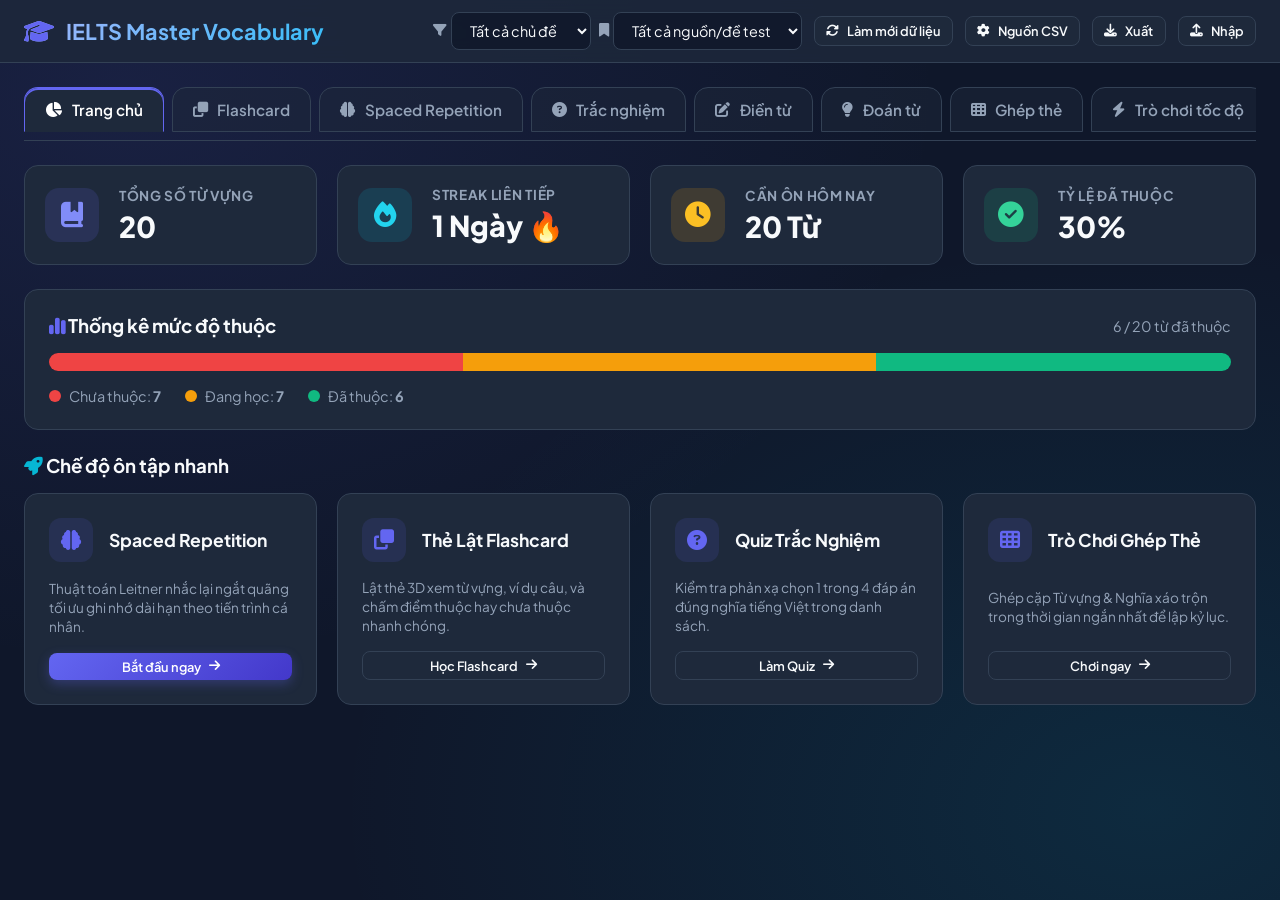
<file: index.html>
<!DOCTYPE html>
<html lang="vi">
<head>
  <meta charset="UTF-8" />
  <meta name="viewport" content="width=device-width, initial-scale=1.0" />
  <title>Hệ Thống Ôn Tập Từ Vựng IELTS - Spaced Repetition & Games</title>
  <!-- Google Fonts -->
  <link rel="preconnect" href="https://fonts.googleapis.com" />
  <link rel="preconnect" href="https://fonts.gstatic.com" crossorigin />
  <link href="https://fonts.googleapis.com/css2?family=Plus+Jakarta+Sans:wght@400;500;600;700;800&family=Space+Grotesk:wght@500;700&display=swap" rel="stylesheet" />
  <!-- FontAwesome Icons CDN -->
  <link rel="stylesheet" href="https://cdnjs.cloudflare.com/ajax/libs/font-awesome/6.5.1/css/all.min.css" />

  <!-- 
  ========================================================================================
  HUỚNG DẪN CHẠY & NHÚNG GOOGLE SHEET CSV:
  ----------------------------------------------------------------------------------------
  1. ĐỂ LẤY LINK CSV TỪ GOOGLE SHEET:
     - Vào Google Sheet từ vựng của bạn -> Chọn File (Tệp) -> Share (Chia sẻ) -> Publish to web (Xuất bản lên web).
     - Trong hộp thoại hiện ra, chọn sheet/tab "TỪ VỰNG" (hoặc tab chứa dữ liệu từ vựng).
     - Chọn định dạng là "Comma-separated values (.csv)".
     - Nhấp "Publish" (Xuất bản) và copy đường link CSV dạng:
       "https://docs.google.com/spreadsheets/d/e/[ID]/pub?gid=[GID]&single=true&output=csv"
     - Dán link này vào ô "Link Google Sheet CSV" ở mục Cấu hình Data trên giao diện web hoặc dán trực tiếp khi ứng dụng hỏi.

  2. XỬ LÝ LỖI CORS KHI MỞ TRỰC TIẾP FILE HTML (file://):
     - Khi mở file HTML trực tiếp bằng double-click, trình duyệt có thể chặn lệnh fetch() do chính sách CORS / file access.
     - NẾU BỊ LỖI FETCH/CORS:
       + Cách 1: Sử dụng Nút "Dán CSV thủ công" trên giao diện để dán trực tiếp nội dung CSV (không bị dính CORS).
       + Cách 2: Chạy trang web qua local server nhỏ:
         * VS Code: Chuột phải vào file index.html -> Chọn "Open with Live Server".
         * Python: Mở Terminal tại thư mục chứa file và gõ: python3 -m http.server 8000 -> Mở http://localhost:8000 trên trình duyệt.
  ========================================================================================
  -->

  <style>
    :root {
      --bg-dark: #0f172a;
      --bg-card: #1e293b;
      --bg-card-hover: #334155;
      --accent-primary: #6366f1;
      --accent-primary-hover: #4f46e5;
      --accent-secondary: #06b6d4;
      --accent-success: #10b981;
      --accent-warning: #f59e0b;
      --accent-danger: #ef4444;
      --text-main: #f8fafc;
      --text-muted: #94a3b8;
      --text-dim: #64748b;
      --border-color: #334155;
      --shadow-glow: 0 0 20px rgba(99, 102, 241, 0.2);
      --radius-sm: 8px;
      --radius-md: 14px;
      --radius-lg: 20px;
      --transition-fast: 0.2s cubic-bezier(0.4, 0, 0.2, 1);
      --transition-normal: 0.35s cubic-bezier(0.4, 0, 0.2, 1);
    }

    * {
      box-sizing: border-box;
      margin: 0;
      padding: 0;
      font-family: 'Plus Jakarta Sans', sans-serif;
      -webkit-tap-highlight-color: transparent;
    }

    body {
      background-color: var(--bg-dark);
      color: var(--text-main);
      min-height: 100vh;
      display: flex;
      flex-direction: column;
      overflow-x: hidden;
      background-image: 
        radial-gradient(at 10% 10%, rgba(99, 102, 241, 0.12) 0px, transparent 50%),
        radial-gradient(at 90% 90%, rgba(6, 182, 212, 0.12) 0px, transparent 50%);
    }

    /* Layout structure */
    header {
      background: rgba(30, 41, 59, 0.85);
      backdrop-filter: blur(12px);
      border-bottom: 1px solid var(--border-color);
      position: sticky;
      top: 0;
      z-index: 100;
      padding: 0.75rem 1.5rem;
    }

    .header-container {
      max-width: 1400px;
      margin: 0 auto;
      display: flex;
      align-items: center;
      justify-content: space-between;
      gap: 1rem;
      flex-wrap: wrap;
    }

    .brand {
      display: flex;
      align-items: center;
      gap: 0.75rem;
      font-family: 'Space Grotesk', sans-serif;
      font-size: 1.35rem;
      font-weight: 700;
      color: #fff;
      background: linear-gradient(135deg, #a5b4fc 0%, #38bdf8 100%);
      -webkit-background-clip: text;
      -webkit-text-fill-color: transparent;
    }

    .brand i {
      -webkit-text-fill-color: var(--accent-primary);
      font-size: 1.5rem;
    }

    .top-controls {
      display: flex;
      align-items: center;
      gap: 0.75rem;
      flex-wrap: wrap;
    }

    /* Select styling */
    select, input, textarea {
      background-color: rgba(15, 23, 42, 0.8);
      color: var(--text-main);
      border: 1px solid var(--border-color);
      border-radius: var(--radius-sm);
      padding: 0.5rem 0.85rem;
      font-size: 0.9rem;
      outline: none;
      transition: var(--transition-fast);
    }

    select:focus, input:focus, textarea:focus {
      border-color: var(--accent-primary);
      box-shadow: 0 0 0 2px rgba(99, 102, 241, 0.25);
    }

    /* Buttons */
    .btn {
      display: inline-flex;
      align-items: center;
      justify-content: center;
      gap: 0.5rem;
      padding: 0.55rem 1.1rem;
      border-radius: var(--radius-sm);
      font-size: 0.9rem;
      font-weight: 600;
      cursor: pointer;
      border: none;
      transition: var(--transition-fast);
      user-select: none;
      white-space: nowrap;
    }

    .btn-primary {
      background: linear-gradient(135deg, var(--accent-primary) 0%, #4338ca 100%);
      color: #fff;
      box-shadow: 0 4px 12px rgba(99, 102, 241, 0.3);
    }

    .btn-primary:hover {
      transform: translateY(-1px);
      box-shadow: 0 6px 16px rgba(99, 102, 241, 0.45);
    }

    .btn-secondary {
      background-color: var(--bg-card);
      color: var(--text-main);
      border: 1px solid var(--border-color);
    }

    .btn-secondary:hover {
      background-color: var(--bg-card-hover);
      border-color: #475569;
    }

    .btn-success {
      background-color: var(--accent-success);
      color: #fff;
    }
    .btn-success:hover { background-color: #059669; }

    .btn-danger {
      background-color: var(--accent-danger);
      color: #fff;
    }
    .btn-danger:hover { background-color: #dc2626; }

    .btn-sm {
      padding: 0.35rem 0.7rem;
      font-size: 0.8rem;
    }

    /* Main Container & Navigation Tabs */
    .app-body {
      max-width: 1400px;
      margin: 0 auto;
      width: 100%;
      padding: 1.5rem;
      flex: 1;
      display: flex;
      flex-direction: column;
      gap: 1.5rem;
    }

    .nav-tabs {
      display: flex;
      gap: 0.5rem;
      overflow-x: auto;
      padding-bottom: 0.5rem;
      scrollbar-width: thin;
      scrollbar-color: var(--border-color) transparent;
      border-bottom: 1px solid var(--border-color);
    }

    .nav-tab {
      display: flex;
      align-items: center;
      gap: 0.6rem;
      padding: 0.75rem 1.25rem;
      background: rgba(30, 41, 59, 0.5);
      border: 1px solid var(--border-color);
      border-radius: var(--radius-md) var(--radius-md) 0 0;
      color: var(--text-muted);
      font-weight: 600;
      font-size: 0.95rem;
      cursor: pointer;
      transition: var(--transition-fast);
      white-space: nowrap;
    }

    .nav-tab:hover {
      color: var(--text-main);
      background: var(--bg-card);
    }

    .nav-tab.active {
      color: #fff;
      background: var(--bg-card);
      border-color: var(--accent-primary);
      border-bottom-color: var(--bg-card);
      box-shadow: inset 0 2px 0 var(--accent-primary);
    }

    /* Tab Contents */
    .tab-content {
      display: none;
      animation: fadeIn 0.3s ease-out;
    }

    .tab-content.active {
      display: block;
    }

    @keyframes fadeIn {
      from { opacity: 0; transform: translateY(6px); }
      to { opacity: 1; transform: translateY(0); }
    }

    /* Dashboard UI */
    .dashboard-grid {
      display: grid;
      grid-template-columns: repeat(auto-fit, minmax(280px, 1fr));
      gap: 1.25rem;
      margin-bottom: 1.5rem;
    }

    .stat-card {
      background: var(--bg-card);
      border: 1px solid var(--border-color);
      border-radius: var(--radius-md);
      padding: 1.25rem;
      display: flex;
      align-items: center;
      gap: 1.25rem;
      position: relative;
      overflow: hidden;
    }

    .stat-icon {
      width: 54px;
      height: 54px;
      border-radius: 14px;
      display: flex;
      align-items: center;
      justify-content: center;
      font-size: 1.6rem;
      flex-shrink: 0;
    }

    .stat-icon.purple { background: rgba(99, 102, 241, 0.15); color: #818cf8; }
    .stat-icon.cyan { background: rgba(6, 182, 212, 0.15); color: #22d3ee; }
    .stat-icon.orange { background: rgba(245, 158, 11, 0.15); color: #fbbf24; }
    .stat-icon.green { background: rgba(16, 185, 129, 0.15); color: #34d399; }

    .stat-info h4 {
      font-size: 0.85rem;
      color: var(--text-muted);
      text-transform: uppercase;
      letter-spacing: 0.05em;
      margin-bottom: 0.25rem;
    }

    .stat-info .stat-value {
      font-size: 1.8rem;
      font-weight: 800;
      color: var(--text-main);
    }

    /* Progress Distribution Bar */
    .progress-section {
      background: var(--bg-card);
      border: 1px solid var(--border-color);
      border-radius: var(--radius-md);
      padding: 1.5rem;
      margin-bottom: 1.5rem;
    }

    .progress-section-header {
      display: flex;
      justify-content: space-between;
      align-items: center;
      margin-bottom: 1rem;
    }

    .progress-bar-container {
      height: 18px;
      width: 100%;
      background: var(--bg-dark);
      border-radius: 999px;
      overflow: hidden;
      display: flex;
      margin-bottom: 1rem;
    }

    .progress-segment {
      height: 100%;
      transition: width 0.5s ease;
    }
    .segment-chua-thuoc { background-color: var(--accent-danger); }
    .segment-dang-hoc { background-color: var(--accent-warning); }
    .segment-da-thuoc { background-color: var(--accent-success); }

    .progress-legend {
      display: flex;
      gap: 1.5rem;
      flex-wrap: wrap;
    }

    .legend-item {
      display: flex;
      align-items: center;
      gap: 0.5rem;
      font-size: 0.9rem;
      color: var(--text-muted);
    }

    .legend-dot {
      width: 12px;
      height: 12px;
      border-radius: 50%;
    }

    /* Quick Launch Grid */
    .quick-launch-grid {
      display: grid;
      grid-template-columns: repeat(auto-fit, minmax(260px, 1fr));
      gap: 1.25rem;
    }

    .launch-card {
      background: var(--bg-card);
      border: 1px solid var(--border-color);
      border-radius: var(--radius-md);
      padding: 1.5rem;
      cursor: pointer;
      transition: var(--transition-normal);
      display: flex;
      flex-direction: column;
      justify-content: space-between;
      gap: 1rem;

    }

    .launch-card:hover {
      transform: translateY(-4px);
      border-color: var(--accent-primary);
      box-shadow: var(--shadow-glow);
    }

    .launch-card-header {
      display: flex;
      align-items: center;
      gap: 1rem;
    }

    .launch-card-icon {
      width: 44px;
      height: 44px;
      border-radius: 12px;
      background: rgba(99, 102, 241, 0.12);
      color: var(--accent-primary);
      display: flex;
      align-items: center;
      justify-content: center;
      font-size: 1.25rem;
    }

    .launch-card-title {
      font-size: 1.1rem;
      font-weight: 700;
    }

    .launch-card-desc {
      font-size: 0.85rem;
      color: var(--text-muted);
      line-height: 1.4;
    }

    /* FLASHCARD MODE */
    .flashcard-wrapper {
      max-width: 650px;
      margin: 0 auto;
      display: flex;
      flex-direction: column;
      align-items: center;
      gap: 1.5rem;
    }

    .card-perspective {
      perspective: 1000px;
      width: 100%;
      height: 380px;
      cursor: pointer;
    }

    .flashcard-inner {
      width: 100%;
      height: 100%;
      position: relative;
      transform-style: preserve-3d;
      transition: transform 0.6s cubic-bezier(0.4, 0, 0.2, 1);
      border-radius: var(--radius-lg);
    }

    .flashcard-inner.flipped {
      transform: rotateY(180deg);
    }

    .card-face {
      position: absolute;
      width: 100%;
      height: 100%;
      backface-visibility: hidden;
      border-radius: var(--radius-lg);
      border: 1px solid var(--border-color);
      background: var(--bg-card);
      padding: 2rem;
      display: flex;
      flex-direction: column;
      justify-content: space-between;
      align-items: center;
      text-align: center;
      box-shadow: 0 10px 30px rgba(0, 0, 0, 0.3);
    }

    .card-face-front {
      background: linear-gradient(145deg, #1e293b 0%, #0f172a 100%);
    }

    .card-face-back {
      transform: rotateY(180deg);
      background: linear-gradient(145deg, #1e293b 0%, #172554 100%);
      border-color: #3b82f6;
    }

    .card-topic-tag {
      padding: 0.35rem 0.85rem;
      background: rgba(99, 102, 241, 0.15);
      color: #a5b4fc;
      border-radius: 999px;
      font-size: 0.8rem;
      font-weight: 600;
      text-transform: uppercase;
      letter-spacing: 0.05em;
    }

    .card-word {
      font-size: 2.4rem;
      font-weight: 800;
      color: #fff;
      font-family: 'Space Grotesk', sans-serif;
    }

    .card-meaning {
      font-size: 1.6rem;
      font-weight: 700;
      color: #38bdf8;
      margin-bottom: 0.75rem;
    }

    .card-example {
      font-style: italic;
      color: var(--text-muted);
      font-size: 1.05rem;
      line-height: 1.5;
      background: rgba(15, 23, 42, 0.5);
      padding: 0.85rem;
      border-radius: var(--radius-sm);
      width: 100%;
    }

    .card-source {
      font-size: 0.8rem;
      color: var(--text-dim);
    }

    .flashcard-actions {
      display: flex;
      gap: 1rem;
      width: 100%;
      max-width: 500px;
    }

    .flashcard-actions .btn {
      flex: 1;
      padding: 0.85rem;
      font-size: 1rem;
    }

    /* QUIZ & FILL BLANK & GAMES COMMON COMPONENTS */
    .game-box {
      max-width: 750px;
      margin: 0 auto;
      background: var(--bg-card);
      border: 1px solid var(--border-color);
      border-radius: var(--radius-lg);
      padding: 2rem;
      display: flex;
      flex-direction: column;
      gap: 1.5rem;
    }

    .game-header {
      display: flex;
      justify-content: space-between;
      align-items: center;
      border-bottom: 1px solid var(--border-color);
      padding-bottom: 1rem;
    }

    .options-grid {
      display: grid;
      grid-template-columns: 1fr;
      gap: 0.85rem;
    }

    @media (min-width: 600px) {
      .options-grid {
        grid-template-columns: 1fr 1fr;
      }
    }

    .option-btn {
      background: rgba(15, 23, 42, 0.6);
      border: 1.5px solid var(--border-color);
      border-radius: var(--radius-md);
      padding: 1.1rem;
      color: var(--text-main);
      font-size: 1rem;
      font-weight: 600;
      text-align: left;
      cursor: pointer;
      transition: var(--transition-fast);
    }

    .option-btn:hover {
      border-color: var(--accent-primary);
      background: rgba(99, 102, 241, 0.1);
    }

    .option-btn.correct {
      background: rgba(16, 185, 129, 0.2) !important;
      border-color: var(--accent-success) !important;
      color: #34d399 !important;
    }

    .option-btn.wrong {
      background: rgba(239, 68, 68, 0.2) !important;
      border-color: var(--accent-danger) !important;
      color: #f87171 !important;
    }

    /* MATCHING GAME GRID */
    .matching-grid {
      display: grid;
      grid-template-columns: repeat(auto-fill, minmax(140px, 1fr));
      gap: 0.85rem;
    }

    .matching-card {
      background: rgba(15, 23, 42, 0.8);
      border: 1.5px solid var(--border-color);
      border-radius: var(--radius-md);
      height: 100px;
      display: flex;
      align-items: center;
      justify-content: center;
      text-align: center;
      padding: 0.75rem;
      font-size: 0.95rem;
      font-weight: 600;
      cursor: pointer;
      user-select: none;
      transition: var(--transition-fast);
    }

    .matching-card:hover {
      border-color: var(--accent-secondary);
      transform: scale(1.02);
    }

    .matching-card.selected {
      border-color: var(--accent-primary);
      background: rgba(99, 102, 241, 0.25);
      box-shadow: var(--shadow-glow);
    }

    .matching-card.matched {
      visibility: hidden;
      opacity: 0;
      pointer-events: none;
    }

    /* Modal dialog styling */
    .modal-overlay {
      position: fixed;
      top: 0;
      left: 0;
      width: 100%;
      height: 100%;
      background: rgba(15, 23, 42, 0.8);
      backdrop-filter: blur(8px);
      display: flex;
      align-items: center;
      justify-content: center;
      z-index: 999;
      opacity: 0;
      pointer-events: none;
      transition: opacity 0.3s ease;
    }

    .modal-overlay.active {
      opacity: 1;
      pointer-events: auto;
    }

    .modal-box {
      background: var(--bg-card);
      border: 1px solid var(--border-color);
      border-radius: var(--radius-lg);
      width: 90%;
      max-width: 600px;
      padding: 2rem;
      display: flex;
      flex-direction: column;
      gap: 1.25rem;
      box-shadow: 0 20px 40px rgba(0, 0, 0, 0.5);
    }

    .modal-header {
      display: flex;
      justify-content: space-between;
      align-items: center;
      border-bottom: 1px solid var(--border-color);
      padding-bottom: 0.75rem;
    }

    .modal-close {
      cursor: pointer;
      color: var(--text-muted);
      font-size: 1.25rem;
    }

    .modal-close:hover { color: #fff; }

    /* Badge Tags */
    .badge {
      display: inline-block;
      padding: 0.25rem 0.6rem;
      border-radius: 999px;
      font-size: 0.75rem;
      font-weight: 700;
    }
    .badge-chua-thuoc { background: rgba(239, 68, 68, 0.2); color: #f87171; border: 1px solid rgba(239, 68, 68, 0.3); }
    .badge-dang-hoc { background: rgba(245, 158, 11, 0.2); color: #fbbf24; border: 1px solid rgba(245, 158, 11, 0.3); }
    .badge-da-thuoc { background: rgba(16, 185, 129, 0.2); color: #34d399; border: 1px solid rgba(16, 185, 129, 0.3); }

    /* Responsive Mobile adjustments */
    @media (max-width: 768px) {
      .header-container { flex-direction: column; align-items: stretch; }
      .top-controls { justify-content: space-between; }
      .flashcard-wrapper { max-width: 100%; }
      .card-perspective { height: 340px; }
      .card-word { font-size: 1.8rem; }
      .card-meaning { font-size: 1.3rem; }
    }
  </style>
</head>
<body>

  <!-- HEADER -->
  <header>
    <div class="header-container">
      <div class="brand">
        <i class="fa-solid fa-graduation-cap"></i>
        <span>IELTS Master Vocabulary</span>
      </div>

      <div class="top-controls">
        <!-- Dual Filters: Topic & Source/Test -->
        <div style="display: flex; align-items: center; gap: 0.5rem; flex-wrap: wrap;">
          <div style="display: flex; align-items: center; gap: 0.3rem;">
            <i class="fa-solid fa-filter" style="color: var(--text-muted); font-size: 0.85rem;"></i>
            <select id="globalTopicFilter" title="Lọc theo Chủ đề">
              <option value="ALL">Tất cả chủ đề</option>
            </select>
          </div>
          <div style="display: flex; align-items: center; gap: 0.3rem;">
            <i class="fa-solid fa-bookmark" style="color: var(--text-muted); font-size: 0.85rem;"></i>
            <select id="globalSourceFilter" title="Lọc theo Nguồn/Đề Test">
              <option value="ALL">Tất cả nguồn/đề test</option>
            </select>
          </div>
        </div>

        <!-- Sync & Refresh -->
        <button class="btn btn-secondary btn-sm" id="btnRefreshData" title="Tải lại từ Google Sheet">
          <i class="fa-solid fa-rotate"></i> Làm mới dữ liệu
        </button>

        <button class="btn btn-secondary btn-sm" id="btnOpenConfig" title="Cấu hình Google Sheet / Backup CSV">
          <i class="fa-solid fa-gear"></i> Nguồn CSV
        </button>

        <!-- Data Import/Export -->
        <button class="btn btn-secondary btn-sm" id="btnExportProgress" title="Xuất tiến độ học (JSON)">
          <i class="fa-solid fa-download"></i> Xuất
        </button>
        <button class="btn btn-secondary btn-sm" id="btnImportProgress" title="Nhập tiến độ học (JSON)">
          <i class="fa-solid fa-upload"></i> Nhập
        </button>
        <input type="file" id="importFileInput" accept=".json" style="display: none;" />
      </div>
    </div>
  </header>

  <!-- MAIN APPLICATION BODY -->
  <div class="app-body">

    <!-- NAVIGATION TABS -->
    <div class="nav-tabs">
      <div class="nav-tab active" data-tab="tab-dashboard">
        <i class="fa-solid fa-chart-pie"></i> Trang chủ
      </div>
      <div class="nav-tab" data-tab="tab-flashcard">
        <i class="fa-solid fa-clone"></i> Flashcard
      </div>
      <div class="nav-tab" data-tab="tab-srs">
        <i class="fa-solid fa-brain"></i> Spaced Repetition
      </div>
      <div class="nav-tab" data-tab="tab-quiz">
        <i class="fa-solid fa-circle-question"></i> Trắc nghiệm
      </div>
      <div class="nav-tab" data-tab="tab-fillblank">
        <i class="fa-solid fa-pen-to-square"></i> Điền từ
      </div>
      <div class="nav-tab" data-tab="tab-context">
        <i class="fa-solid fa-lightbulb"></i> Đoán từ
      </div>
      <div class="nav-tab" data-tab="tab-matching">
        <i class="fa-solid fa-table-cells"></i> Ghép thẻ
      </div>
      <div class="nav-tab" data-tab="tab-rush">
        <i class="fa-solid fa-bolt"></i> Trò chơi tốc độ
      </div>
    </div>

    <!-- TAB 1: DASHBOARD -->
    <div id="tab-dashboard" class="tab-content active">
      <div class="dashboard-grid">
        <div class="stat-card">
          <div class="stat-icon purple"><i class="fa-solid fa-book-bookmark"></i></div>
          <div class="stat-info">
            <h4>Tổng số từ vựng</h4>
            <div class="stat-value" id="statTotalWords">0</div>
          </div>
        </div>

        <div class="stat-card">
          <div class="stat-icon cyan"><i class="fa-solid fa-fire"></i></div>
          <div class="stat-info">
            <h4>Streak Liên Tiếp</h4>
            <div class="stat-value" id="statStreak">1 Ngày</div>
          </div>
        </div>

        <div class="stat-card">
          <div class="stat-icon orange"><i class="fa-solid fa-clock"></i></div>
          <div class="stat-info">
            <h4>Cần ôn hôm nay</h4>
            <div class="stat-value" id="statDueToday">0 Từ</div>
          </div>
        </div>

        <div class="stat-card">
          <div class="stat-icon green"><i class="fa-solid fa-circle-check"></i></div>
          <div class="stat-info">
            <h4>Tỷ lệ đã thuộc</h4>
            <div class="stat-value" id="statMasteryPercent">0%</div>
          </div>
        </div>
      </div>

      <!-- Mastery Level Distribution Progress Section -->
      <div class="progress-section">
        <div class="progress-section-header">
          <h3><i class="fa-solid fa-chart-simple" style="color: var(--accent-primary);"></i> Thống kê mức độ thuộc</h3>
          <span id="progressSummaryText" style="font-size: 0.9rem; color: var(--text-muted);">0 / 0 từ</span>
        </div>
        
        <div class="progress-bar-container">
          <div id="barChuaThuoc" class="progress-segment segment-chua-thuoc" style="width: 33%" title="Chưa thuộc"></div>
          <div id="barDangHoc" class="progress-segment segment-dang-hoc" style="width: 33%" title="Đang học"></div>
          <div id="barDaThuoc" class="progress-segment segment-da-thuoc" style="width: 34%" title="Đã thuộc"></div>
        </div>

        <div class="progress-legend">
          <div class="legend-item">
            <div class="legend-dot" style="background-color: var(--accent-danger);"></div>
            <span>Chưa thuộc: <strong id="cntChuaThuoc">0</strong></span>
          </div>
          <div class="legend-item">
            <div class="legend-dot" style="background-color: var(--accent-warning);"></div>
            <span>Đang học: <strong id="cntDangHoc">0</strong></span>
          </div>
          <div class="legend-item">
            <div class="legend-dot" style="background-color: var(--accent-success);"></div>
            <span>Đã thuộc: <strong id="cntDaThuoc">0</strong></span>
          </div>
        </div>
      </div>

      <!-- Quick Launch Options -->
      <h3 style="margin-bottom: 1rem;"><i class="fa-solid fa-rocket" style="color: var(--accent-secondary);"></i> Chế độ ôn tập nhanh</h3>
      <div class="quick-launch-grid">
        <div class="launch-card" onclick="switchTab('tab-srs')">
          <div class="launch-card-header">
            <div class="launch-card-icon"><i class="fa-solid fa-brain"></i></div>
            <div class="launch-card-title">Spaced Repetition</div>
          </div>
          <div class="launch-card-desc">Thuật toán Leitner nhắc lại ngắt quãng tối ưu ghi nhớ dài hạn theo tiến trình cá nhân.</div>
          <button class="btn btn-primary btn-sm">Bắt đầu ngay <i class="fa-solid fa-arrow-right"></i></button>
        </div>

        <div class="launch-card" onclick="switchTab('tab-flashcard')">
          <div class="launch-card-header">
            <div class="launch-card-icon"><i class="fa-solid fa-clone"></i></div>
            <div class="launch-card-title">Thẻ Lật Flashcard</div>
          </div>
          <div class="launch-card-desc">Lật thẻ 3D xem từ vựng, ví dụ câu, và chấm điểm thuộc hay chưa thuộc nhanh chóng.</div>
          <button class="btn btn-secondary btn-sm">Học Flashcard <i class="fa-solid fa-arrow-right"></i></button>
        </div>

        <div class="launch-card" onclick="switchTab('tab-quiz')">
          <div class="launch-card-header">
            <div class="launch-card-icon"><i class="fa-solid fa-circle-question"></i></div>
            <div class="launch-card-title">Quiz Trắc Nghiệm</div>
          </div>
          <div class="launch-card-desc">Kiểm tra phản xạ chọn 1 trong 4 đáp án đúng nghĩa tiếng Việt trong danh sách.</div>
          <button class="btn btn-secondary btn-sm">Làm Quiz <i class="fa-solid fa-arrow-right"></i></button>
        </div>

        <div class="launch-card" onclick="switchTab('tab-matching')">
          <div class="launch-card-header">
            <div class="launch-card-icon"><i class="fa-solid fa-table-cells"></i></div>
            <div class="launch-card-title">Trò Chơi Ghép Thẻ</div>
          </div>
          <div class="launch-card-desc">Ghép cặp Từ vựng & Nghĩa xáo trộn trong thời gian ngắn nhất để lập kỷ lục.</div>
          <button class="btn btn-secondary btn-sm">Chơi ngay <i class="fa-solid fa-arrow-right"></i></button>
        </div>
      </div>
    </div>

    <!-- TAB 2: FLASHCARD -->
    <div id="tab-flashcard" class="tab-content">
      <div class="flashcard-wrapper">
        <!-- Controls -->
        <div style="display: flex; gap: 0.75rem; width: 100%; justify-content: space-between; align-items: center;">
          <div style="display: flex; gap: 0.5rem; align-items: center;">
            <select id="fcFilterLevel">
              <option value="ALL">Tất cả mức độ</option>
              <option value="0">Chưa thuộc</option>
              <option value="1">Đang học</option>
              <option value="2">Đã thuộc</option>
            </select>
          </div>
          <div id="fcProgressCounter" style="font-weight: 700; color: var(--text-muted); font-size: 0.95rem;">
            Thẻ 1 / 10
          </div>
          <button class="btn btn-secondary btn-sm" id="btnFcShuffle"><i class="fa-solid fa-shuffle"></i> Xáo trộn</button>
        </div>

        <!-- 3D Card -->
        <div class="card-perspective">
          <div class="flashcard-inner" id="flashcardInner" onclick="toggleFlashcardFlip()">
            <div class="card-face card-face-front">
              <span class="card-topic-tag" id="fcFrontTopic">CHỦ ĐỀ</span>
              <div>
                <div class="card-word" id="fcFrontWord">Word</div>
                <div style="margin-top: 1rem; color: var(--text-dim); font-size: 0.85rem;">(Bấm/click thẻ hoặc gõ Spacebar để xem nghĩa)</div>
              </div>
              <span class="badge" id="fcFrontBadge">Chưa thuộc</span>
            </div>

            <div class="card-face card-face-back">
              <div style="width: 100%;">
                <div class="card-meaning" id="fcBackMeaning">Nghĩa tiếng Việt</div>
                <div class="card-example" id="fcBackExample">Ví dụ câu trong bài</div>
              </div>
              <div class="card-source" id="fcBackSource">Nguồn: Đề mẫu</div>
            </div>
          </div>
        </div>

        <!-- Rating Actions -->
        <div class="flashcard-actions">
          <button class="btn btn-danger" onclick="rateFlashcard(false)">
            <i class="fa-solid fa-xmark"></i> Chưa nhớ (Giữ/Hạ bậc)
          </button>
          <button class="btn btn-success" onclick="rateFlashcard(true)">
            <i class="fa-solid fa-check"></i> Nhớ tốt (+1 Bậc thuộc)
          </button>
        </div>
      </div>
    </div>

    <!-- TAB 3: SPACED REPETITION (SRS) -->
    <div id="tab-srs" class="tab-content">
      <div class="game-box">
        <div class="game-header">
          <h3><i class="fa-solid fa-brain" style="color: var(--accent-primary);"></i> Spaced Repetition (Leitner Box)</h3>
          <span id="srsCounter" style="font-weight: 700; color: var(--accent-secondary);">0 từ cần ôn</span>
        </div>

        <div id="srsContent">
          <!-- SRS Word View -->
          <div style="text-align: center; padding: 1.5rem 0;" id="srsWordView">
            <span class="card-topic-tag" id="srsTopic">Topic</span>
            <h2 id="srsWordDisplay" style="font-size: 2.5rem; margin: 1rem 0; color: #fff;">Target Word</h2>
            <button class="btn btn-primary" id="btnSrsReveal" onclick="revealSrsAnswer()">
              <i class="fa-solid fa-eye"></i> Hiện đáp án & ví dụ
            </button>
          </div>

          <!-- Revealed Details -->
          <div id="srsAnswerView" style="display: none; flex-direction: column; gap: 1rem; border-top: 1px solid var(--border-color); padding-top: 1.25rem;">
            <div>
              <h4 style="color: var(--text-muted); font-size: 0.85rem;">NGHĨA CỦA TỪ:</h4>
              <p id="srsMeaningDisplay" style="font-size: 1.5rem; font-weight: 700; color: #38bdf8;"></p>
            </div>
            <div>
              <h4 style="color: var(--text-muted); font-size: 0.85rem;">VÍ DỤ CÂU:</h4>
              <p id="srsExampleDisplay" style="font-style: italic; color: #e2e8f0; background: rgba(15, 23, 42, 0.6); padding: 0.75rem; border-radius: var(--radius-sm);"></p>
            </div>
            
            <h4 style="color: var(--text-muted); font-size: 0.85rem; margin-top: 0.5rem;">ĐÁNH GIÁ MỨC ĐỘ GHI NHỚ:</h4>
            <div style="display: flex; gap: 0.75rem; flex-wrap: wrap;">
              <button class="btn btn-danger" style="flex: 1;" onclick="submitSrsGrade(0)">
                Quên hẳn (Ôn lại ngay)
              </button>
              <button class="btn btn-secondary" style="flex: 1;" onclick="submitSrsGrade(1)">
                Khó nhớ (Nhắc lại sớm)
              </button>
              <button class="btn btn-success" style="flex: 1;" onclick="submitSrsGrade(2)">
                Thuộc lau (Giãn cách xa)
              </button>
            </div>
          </div>
        </div>
      </div>
    </div>

    <!-- TAB 4: QUIZ TRẮC NGHIỆM -->
    <div id="tab-quiz" class="tab-content">
      <div class="game-box">
        <div class="game-header">
          <h3><i class="fa-solid fa-circle-question" style="color: var(--accent-primary);"></i> Quiz Trắc Nghiệm Nghĩa</h3>
          <span id="quizCounter" style="font-weight: 700; color: var(--text-muted);">Câu 1 / 10</span>
        </div>

        <div id="quizQuestionArea">
          <div style="margin-bottom: 1.5rem; text-align: center;">
            <span class="card-topic-tag" id="quizTopic">TOPIC</span>
            <h2 id="quizWord" style="font-size: 2.2rem; margin: 0.8rem 0; color: #fff;">Word Prompt</h2>
            <p style="color: var(--text-muted); font-size: 0.95rem;">Chọn nghĩa đúng nhất tiếng Việt của từ trên:</p>
          </div>

          <div class="options-grid" id="quizOptions">
            <!-- 4 Multiple choice options generated via JS -->
          </div>
        </div>

        <!-- End Result Screen -->
        <div id="quizResultArea" style="display: none; text-align: center; padding: 1.5rem 0;">
          <i class="fa-solid fa-trophy" style="font-size: 3.5rem; color: #fbbf24; margin-bottom: 1rem;"></i>
          <h2>Hoàn thành bài Quiz!</h2>
          <p id="quizScoreText" style="font-size: 1.5rem; font-weight: 800; color: #38bdf8; margin: 0.5rem 0;"></p>
          <div id="quizWrongList" style="text-align: left; background: rgba(15, 23, 42, 0.6); padding: 1rem; border-radius: var(--radius-md); margin: 1rem 0; max-height: 200px; overflow-y: auto;">
            <!-- Wrong words list -->
          </div>
          <button class="btn btn-primary" onclick="startQuizGame()"><i class="fa-solid fa-rotate-right"></i> Làm lại lượt mới</button>
        </div>
      </div>
    </div>

    <!-- TAB 5: ĐIỀN TỪ VÀO CHỖ TRỐNG -->
    <div id="tab-fillblank" class="tab-content">
      <div class="game-box">
        <div class="game-header">
          <h3><i class="fa-solid fa-pen-to-square" style="color: var(--accent-secondary);"></i> Điền từ vào chỗ trống</h3>
          <span id="fillCounter" style="font-weight: 700; color: var(--text-muted);">Đúng: 0</span>
        </div>

        <div id="fillArea">
          <div style="margin-bottom: 1.25rem;">
            <span class="card-topic-tag" id="fillTopic">Chủ đề</span>
            <p id="fillSentence" style="font-size: 1.25rem; font-weight: 600; line-height: 1.6; margin-top: 0.75rem; color: #f1f5f9; background: rgba(15, 23, 42, 0.7); padding: 1.25rem; border-radius: var(--radius-md); border-left: 4px solid var(--accent-secondary);"></p>
            <p id="fillMeaningHint" style="color: var(--text-muted); font-size: 0.9rem; margin-top: 0.5rem; font-style: italic;"></p>
          </div>

          <div style="display: flex; gap: 0.75rem; margin-bottom: 1rem;">
            <input type="text" id="fillInput" placeholder="Gõ từ chính xác vào đây..." style="flex: 1; font-size: 1.1rem; padding: 0.75rem 1rem;" autocomplete="off" />
            <button class="btn btn-secondary" id="btnFillHint" onclick="showFillHint()"><i class="fa-solid fa-lightbulb"></i> Gợi ý</button>
          </div>

          <div id="fillFeedback" style="font-weight: 700; min-height: 24px; font-size: 0.95rem;"></div>

          <button class="btn btn-primary" id="btnFillSubmit" style="width: 100%; margin-top: 0.5rem;" onclick="checkFillAnswer()">
            Kiểm tra đáp án <i class="fa-solid fa-paper-plane"></i>
          </button>
        </div>
      </div>
    </div>

    <!-- TAB 6: ĐOÁN TỪ QUA NGỮ CẢNH -->
    <div id="tab-context" class="tab-content">
      <div class="game-box">
        <div class="game-header">
          <h3><i class="fa-solid fa-lightbulb" style="color: var(--accent-warning);"></i> Đoán Từ Qua Ngữ Cảnh</h3>
          <span id="ctxAttemptText" style="font-weight: 700; color: var(--accent-warning);">Còn 3 lượt đoán</span>
        </div>

        <div id="contextArea">
          <span class="card-topic-tag" id="ctxTopic">Topic</span>
          
          <div style="background: rgba(15, 23, 42, 0.7); padding: 1.25rem; border-radius: var(--radius-md); margin: 1rem 0; font-size: 1.2rem; line-height: 1.6;">
            <p id="ctxSentence"></p>
          </div>

          <!-- Hints List -->
          <div style="background: rgba(245, 158, 11, 0.1); border: 1px dashed var(--accent-warning); border-radius: var(--radius-md); padding: 1rem; margin-bottom: 1.25rem;" id="ctxHintBox">
            <h4 style="font-size: 0.85rem; color: #fbbf24; margin-bottom: 0.4rem;">GỢI Ý HIỆN CÓ:</h4>
            <div id="ctxHintText" style="font-size: 1.1rem; font-weight: 700; letter-spacing: 2px;"></div>
          </div>

          <div style="display: flex; gap: 0.75rem;">
            <input type="text" id="ctxInput" placeholder="Đoán từ..." style="flex: 1; font-size: 1.05rem;" autocomplete="off" />
            <button class="btn btn-primary" onclick="submitContextGuess()">Đoán</button>
          </div>
          <div id="ctxFeedback" style="margin-top: 0.75rem; font-weight: 700;"></div>
        </div>
      </div>
    </div>

    <!-- TAB 7: TRÒ CHƠI GHÉP THẺ -->
    <div id="tab-matching" class="tab-content">
      <div class="game-box" style="max-width: 900px;">
        <div class="game-header">
          <h3><i class="fa-solid fa-table-cells" style="color: var(--accent-secondary);"></i> Trò Chơi Ghép Thẻ Memory</h3>
          <div style="display: flex; gap: 1.5rem; font-weight: 700; font-size: 0.95rem;">
            <span>Thời gian: <span id="matchTimer" style="color: #38bdf8;">00:00</span></span>
            <span>Số lần sai: <span id="matchErrors" style="color: #f87171;">0</span></span>
          </div>
        </div>

        <div class="matching-grid" id="matchingGrid">
          <!-- Dynamically populated card tiles -->
        </div>

        <div style="display: flex; justify-content: space-between; align-items: center; margin-top: 1rem;">
          <button class="btn btn-secondary" onclick="startMatchingGame()"><i class="fa-solid fa-rotate-right"></i> Ván mới</button>
          <span style="font-size: 0.85rem; color: var(--text-muted);">Kỷ lục tốt nhất: <strong id="matchBestRecord" style="color: #fbbf24;">Chưa có</strong></span>
        </div>
      </div>
    </div>

    <!-- TAB 8: TRÒ CHƠI TỐC ĐỘ (WORD RUSH) -->
    <div id="tab-rush" class="tab-content">
      <div class="game-box">
        <div class="game-header">
          <h3><i class="fa-solid fa-bolt" style="color: #fbbf24;"></i> Word Rush - Đấu Tốc Độ (60s)</h3>
          <div style="display: flex; gap: 1.5rem; font-weight: 800; font-size: 1.1rem;">
            <span><i class="fa-solid fa-clock"></i> <span id="rushTimer" style="color: #f87171;">60</span>s</span>
            <span><i class="fa-solid fa-star"></i> <span id="rushScore" style="color: #38bdf8;">0</span> điểm</span>
          </div>
        </div>

        <div id="rushStartArea" style="text-align: center; padding: 2rem 0;">
          <i class="fa-solid fa-stopwatch" style="font-size: 4rem; color: #fbbf24; margin-bottom: 1rem;"></i>
          <h2>Thử thách phản xạ nhanh 60 giây!</h2>
          <p style="color: var(--text-muted); margin: 0.75rem 0 1.5rem 0;">Xác nhận nghĩa của từ là Đúng hay Sai nhanh nhất có thể.</p>
          <button class="btn btn-primary" onclick="startRushGame()"><i class="fa-solid fa-play"></i> BẮT ĐẦU CHƠI</button>
        </div>

        <div id="rushPlayArea" style="display: none; text-align: center;">
          <span class="card-topic-tag" id="rushTopic">Topic</span>
          <h2 id="rushWord" style="font-size: 2.6rem; color: #fff; margin: 0.75rem 0;">WORD</h2>
          <p style="color: var(--text-muted); font-size: 0.9rem;">Nghĩa đề xuất:</p>
          <div id="rushProposedMeaning" style="font-size: 1.6rem; font-weight: 700; color: #38bdf8; margin: 0.75rem 0 1.5rem 0; background: rgba(15, 23, 42, 0.6); padding: 1rem; border-radius: var(--radius-md);">
            Proposed Meaning
          </div>

          <div style="display: flex; gap: 1rem;">
            <button class="btn btn-danger" style="flex: 1; padding: 1.1rem; font-size: 1.2rem; font-weight: 700;" onclick="submitRushAnswer(false)">
              <i class="fa-solid fa-xmark"></i> SAI
            </button>
            <button class="btn btn-success" style="flex: 1; padding: 1.1rem; font-size: 1.2rem; font-weight: 700;" onclick="submitRushAnswer(true)">
              <i class="fa-solid fa-check"></i> ĐÚNG
            </button>
          </div>
        </div>
      </div>
    </div>

  </div>

  <!-- CONFIG MODAL (Google Sheet Link / Manual CSV Input) -->
  <div class="modal-overlay" id="configModal">
    <div class="modal-box">
      <div class="modal-header">
        <h3 style="display: flex; align-items: center; gap: 0.5rem;"><i class="fa-solid fa-gear" style="color: var(--accent-primary);"></i> Cấu Hình Nguồn Dữ Liệu CSV</h3>
        <i class="fa-solid fa-xmark modal-close" onclick="closeModal('configModal')"></i>
      </div>

      <div>
        <label style="font-weight: 600; font-size: 0.9rem; display: block; margin-bottom: 0.4rem;">Link Google Sheet (Published CSV):</label>
        <input type="text" id="inputCsvUrl" placeholder="https://docs.google.com/spreadsheets/d/e/.../pub?gid=0&single=true&output=csv" style="width: 100%;" />
        <p style="font-size: 0.78rem; color: var(--text-muted); margin-top: 0.35rem;">* File -> Share -> Publish to web -> Tab "TỪ VỰNG" -> Định dạng CSV.</p>
      </div>

      <div style="text-align: center; margin: 0.25rem 0; color: var(--text-dim); font-size: 0.85rem; font-weight: 700;">- HOẶC DÁN DỮ LIỆU THỦ CÔNG (NẾU BỊ CORS) -</div>

      <div>
        <label style="font-weight: 600; font-size: 0.9rem; display: block; margin-bottom: 0.4rem;">Nội dung CSV thủ công (Raw CSV Text):</label>
        <textarea id="inputRawCsv" rows="5" placeholder="Từ/Cụm từ,Nghĩa,Chủ đề,Ví dụ câu,Nguồn,Mức độ thuộc..." style="width: 100%; font-family: monospace; font-size: 0.85rem;"></textarea>
      </div>

      <div style="display: flex; justify-content: flex-end; gap: 0.75rem;">
        <button class="btn btn-secondary" onclick="closeModal('configModal')">Hủy</button>
        <button class="btn btn-primary" onclick="saveCsvConfig()">Lưu & Tải Dữ Liệu</button>
      </div>
    </div>
  </div>

  <!-- JAVASCRIPT LOGIC CORE -->
  <script>
    /* ==========================================================================
       1. SAMPLE / FALLBACK IELTS VOCABULARY DATASET (Built-in standard sample)
       ========================================================================== */
    const SAMPLE_CSV_DATA = `Từ/Cụm từ,Nghĩa,Chủ đề,Ví dụ câu,Nguồn (đề nào gặp),Mức độ thuộc
Acquire,Đạt được / Tiếp thu (kiến thức),Education,"Children acquire language naturally through continuous exposure and interaction.",Cam 16 Test 1,Đang học
Detrimental,Có hại / Gây hại,Environment,"Unregulated industrial emissions have a detrimental effect on air quality.",Cam 15 Test 2,Chưa thuộc
Mitigate,Giảm thiểu / Xoa dịu,"Society, Environment","Renewable energy projects help to mitigate the impact of climate change.",Cam 17 Test 3,Đã thuộc
Ubiquitous,Phổ biến khắp nơi / Ở đâu cũng có,Technology,"Mobile phones have become ubiquitous in almost every part of modern life.",Cam 18 Test 1,Đang học
Advocate,Ủng hộ / Người ủng hộ,Society,"Many experts advocate for stricter regulations on plastic packaging.",Cam 14 Test 4,Chưa thuộc
Fostering,Nuôi dưỡng / Khuyến khích,Education,"The teacher is responsible for fostering a supportive learning atmosphere.",Cam 16 Test 2,Đã thuộc
Exacerbate,Làm trầm trọng thêm,Health,"Poor dietary habits can exacerbate pre-existing medical conditions.",Cam 17 Test 1,Chưa thuộc
Profound,Sâu sắc / To lớn,"Society, Education","Digital technology has had a profound influence on global communication.",Cam 15 Test 3,Đang học
Feasible,Khả thi / Có thể thực hiện,Technology,"Constructing solar-powered transportation infrastructure is technically feasible.",Cam 18 Test 2,Đã thuộc
Disparity,Sự chênh lệch / Sự khác biệt,Society,"There remains a substantial economic disparity between urban and rural populations.",Cam 16 Test 4,Chưa thuộc
Constraint,Sự hạn chế / Ràng buộc,Work,"Budgetary constraint prevented the research team from extending the project.",Cam 17 Test 4,Đang học
Indigenous,Bản địa / Phản ánh nguồn gốc,Environment,"Protecting indigenous species is vital for maintaining ecological balance.",Cam 15 Test 1,Đã thuộc
Plausible,Hợp lý / Có vẻ đúng,Science,"The scientist proposed a plausible explanation for the unusual climate anomaly.",Cam 18 Test 3,Chưa thuộc
Resilience,Khả năng phục hồi / Sự kiên cường,Health,"Community resilience is crucial when dealing with natural disasters.",Cam 16 Test 3,Đang học
Prerequisite,Điều kiện tiên quyết,Education,"A solid grasp of basic mathematics is a prerequisite for advanced physics.",Cam 14 Test 2,Đã thuộc
Imperative,Cấp bách / Bắt buộc,"Government, Society","It is imperative that governments invest in clean energy infrastructure.",Cam 18 Test 1,Chưa thuộc
Prevalent,Phổ biến / Thịnh hành,Health,"Depression is becoming increasingly prevalent among teenagers.",Cam 17 Test 2,Đang học
Substantial,Đáng kể / Vững chắc,Economy,"The investment resulted in a substantial increase in profit margins.",Cam 16 Test 3,Đã thuộc
Compelling,Thuyết phục / Lôi cuốn,Writing Task 2,"The essay presented a compelling argument in favor of distance learning.",Writing Task 2,Đang học
Impediment,Trở ngại / Vật cản,"Society, Technology","Lack of high-speed internet access is a major impediment to rural development.",Cam 15 Test 4,Chưa thuộc`;

    /* LocalStorage Keys */
    const LS_SHEET_URL = 'ielts_vocab_sheet_url_v1';
    const LS_ITEMS = 'ielts_vocab_items_v1';
    const LS_PROGRESS = 'ielts_vocab_progress_v1'; // Spaced repetition metadata
    const LS_STREAK = 'ielts_vocab_streak_v1';
    const LS_RECORDS = 'ielts_vocab_records_v1';

    /* Global State Variables */
    let vocabList = [];       // Array of parsed word objects
    let srsProgress = {};     // Map: word -> { lastReviewed, nextReviewDate, intervalDays, masteryLevel, streak }
    let selectedTopic = 'ALL';
    let selectedSource = 'ALL';
    let streakData = { count: 1, lastDate: '' };
    let gameRecords = { matchingBest: null, rushHigh: 0 };

    /* ==========================================================================
       2. CSV PARSER (Handles quoted values with commas & inner quotes)
       ========================================================================== */
    function parseCSV(text) {
      const lines = [];
      let row = [];
      let currentVal = '';
      let inQuotes = false;

      for (let i = 0; i < text.length; i++) {
        const char = text[i];
        const nextChar = text[i + 1];

        if (char === '"') {
          if (inQuotes && nextChar === '"') {
            currentVal += '"';
            i++; // skip escaped quote
          } else {
            inQuotes = !inQuotes;
          }
        } else if (char === ',' && !inQuotes) {
          row.push(currentVal.trim());
          currentVal = '';
        } else if ((char === '\r' || char === '\n') && !inQuotes) {
          if (char === '\r' && nextChar === '\n') i++;
          row.push(currentVal.trim());
          if (row.some(field => field.length > 0)) lines.push(row);
          row = [];
          currentVal = '';
        } else {
          currentVal += char;
        }
      }

      if (currentVal.length > 0 || row.length > 0) {
        row.push(currentVal.trim());
        if (row.some(field => field.length > 0)) lines.push(row);
      }

      if (lines.length < 2) return [];

      // Process CSV rows into Objects
      // Headers: Từ/Cụm từ | Nghĩa | Chủ đề | Ví dụ câu | Nguồn | Mức độ thuộc
      const result = [];
      for (let i = 1; i < lines.length; i++) {
        const r = lines[i];
        if (r.length < 2) continue;

        const word = r[0] || '';
        const meaning = r[1] || '';
        const topic = r[2] || 'Khác';
        const example = r[3] || '';
        const source = r[4] || '';
        const rawMastery = r[5] || 'Chưa thuộc';

        let masteryLevel = 0;
        if (rawMastery.includes('Đang') || rawMastery.includes('1')) masteryLevel = 1;
        else if (rawMastery.includes('Đã') || rawMastery.includes('2')) masteryLevel = 2;

        if (word.trim().length > 0) {
          result.push({
            id: word.trim().toLowerCase(),
            word: word.trim(),
            meaning: meaning.trim(),
            topic: topic.trim(),
            example: example.trim(),
            source: source.trim(),
            masteryLevel: masteryLevel
          });
        }
      }
      return result;
    }

    /* Levenshtein Distance Calculator for fuzzy matching */
    function calcLevenshtein(a, b) {
      a = a.toLowerCase().trim();
      b = b.toLowerCase().trim();
      const matrix = [];

      for (let i = 0; i <= b.length; i++) matrix[i] = [i];
      for (let j = 0; j <= a.length; j++) matrix[0][j] = j;

      for (let i = 1; i <= b.length; i++) {
        for (let j = 1; j <= a.length; j++) {
          if (b.charAt(i - 1) === a.charAt(j - 1)) {
            matrix[i][j] = matrix[i - 1][j - 1];
          } else {
            matrix[i][j] = Math.min(
              matrix[i - 1][j - 1] + 1,
              Math.min(matrix[i][j - 1] + 1, matrix[i - 1][j] + 1)
            );
          }
        }
      }
      return matrix[b.length][a.length];
    }

    /* ==========================================================================
       3. INIT & DATA LOADING LOGIC
       ========================================================================== */
    window.addEventListener('DOMContentLoaded', () => {
      initStreak();
      loadProgressData();
      setupEventListeners();

      // Check stored CSV data or fetch
      const savedItems = localStorage.getItem(LS_ITEMS);
      if (savedItems) {
        try {
          vocabList = JSON.parse(savedItems);
          populateTopicDropdown();
          renderDashboard();
        } catch (e) {
          loadFallbackData();
        }
      } else {
        // Try fetch or fallback
        const savedUrl = localStorage.getItem(LS_SHEET_URL);
        if (savedUrl) {
          fetchSheetData(savedUrl);
        } else {
          loadFallbackData();
        }
      }
    });

    function loadFallbackData() {
      vocabList = parseCSV(SAMPLE_CSV_DATA);
      saveItemsToStorage();
      populateTopicDropdown();
      renderDashboard();
    }

    async function fetchSheetData(url) {
      try {
        const resp = await fetch(url);
        if (!resp.ok) throw new Error('HTTP status ' + resp.status);
        const csvText = await resp.text();
        const parsed = parseCSV(csvText);
        if (parsed.length > 0) {
          vocabList = parsed;
          saveItemsToStorage();
          populateTopicDropdown();
          renderDashboard();
          alert('✅ Tải và cập nhật từ vựng từ Google Sheet thành công!');
        } else {
          throw new Error('Dữ liệu CSV rỗng hoặc không đúng định dạng');
        }
      } catch (err) {
        console.warn('Fetch Sheet Failed:', err);
        alert('⚠️ Không thể tải CSV từ Google Sheet do lỗi mạng hoặc CORS.\nĐã tải dữ liệu mẫu. Bạn có thể mở mục "Nguồn CSV" để dán nội dung CSV thủ công!');
        if (vocabList.length === 0) loadFallbackData();
        openModal('configModal');
      }
    }

    function saveItemsToStorage() {
      localStorage.setItem(LS_ITEMS, JSON.stringify(vocabList));
    }

    function loadProgressData() {
      const p = localStorage.getItem(LS_PROGRESS);
      if (p) {
        try { srsProgress = JSON.parse(p); } catch (e) { srsProgress = {}; }
      }
      const r = localStorage.getItem(LS_RECORDS);
      if (r) {
        try { gameRecords = JSON.parse(r); } catch (e) { gameRecords = { matchingBest: null, rushHigh: 0 }; }
      }
    }

    function saveProgressData() {
      localStorage.setItem(LS_PROGRESS, JSON.stringify(srsProgress));
    }

    function initStreak() {
      const s = localStorage.getItem(LS_STREAK);
      const todayStr = new Date().toISOString().slice(0, 10);

      if (s) {
        try {
          streakData = JSON.parse(s);
          if (streakData.lastDate) {
            const last = new Date(streakData.lastDate);
            const now = new Date(todayStr);
            const diffDays = Math.round((now - last) / (1000 * 60 * 60 * 24));

            if (diffDays === 1) {
              streakData.count += 1;
              streakData.lastDate = todayStr;
            } else if (diffDays > 1) {
              streakData.count = 1;
              streakData.lastDate = todayStr;
            }
          }
        } catch (e) {
          streakData = { count: 1, lastDate: todayStr };
        }
      } else {
        streakData = { count: 1, lastDate: todayStr };
      }
      localStorage.setItem(LS_STREAK, JSON.stringify(streakData));
    }

    /* Populating Topics & Sources Filter Dropdowns */
    function populateTopicDropdown() {
      const selectTopic = document.getElementById('globalTopicFilter');
      const selectSource = document.getElementById('globalSourceFilter');

      if (selectTopic) {
        selectTopic.innerHTML = '<option value="ALL">Tất cả chủ đề</option>';
        const topics = new Set();
        vocabList.forEach(item => {
          if (item.topic) {
            item.topic.split(',').forEach(t => topics.add(t.trim()));
          }
        });
        topics.forEach(top => {
          const opt = document.createElement('option');
          opt.value = top;
          opt.textContent = top;
          if (top === selectedTopic) opt.selected = true;
          selectTopic.appendChild(opt);
        });
      }

      if (selectSource) {
        selectSource.innerHTML = '<option value="ALL">Tất cả nguồn/đề test</option>';
        const sources = new Set();
        vocabList.forEach(item => {
          if (item.source) {
            item.source.split(',').forEach(s => sources.add(s.trim()));
          }
        });
        sources.forEach(src => {
          const opt = document.createElement('option');
          opt.value = src;
          opt.textContent = src;
          if (src === selectedSource) opt.selected = true;
          selectSource.appendChild(opt);
        });
      }
    }

    function getFilteredList() {
      return vocabList.filter(item => {
        const matchTopic = (selectedTopic === 'ALL') || (item.topic && item.topic.includes(selectedTopic));
        const matchSource = (selectedSource === 'ALL') || (item.source && item.source.includes(selectedSource));
        return matchTopic && matchSource;
      });
    }

    /* ==========================================================================
       4. DASHBOARD RENDER
       ========================================================================== */
    function renderDashboard() {
      const list = getFilteredList();

      // Basic stats
      document.getElementById('statTotalWords').textContent = list.length;
      document.getElementById('statStreak').textContent = streakData.count + ' Ngày 🔥';

      // Counts per mastery level
      let c0 = 0, c1 = 0, c2 = 0;
      let dueCount = 0;
      const nowTs = Date.now();

      list.forEach(item => {
        const prog = srsProgress[item.id] || {};
        const level = prog.masteryLevel !== undefined ? prog.masteryLevel : item.masteryLevel;
        
        if (level === 0) c0++;
        else if (level === 1) c1++;
        else if (level === 2) c2++;

        // SRS Due Check
        const nextReview = prog.nextReviewDate || 0;
        if (nextReview <= nowTs) dueCount++;
      });

      document.getElementById('statDueToday').textContent = dueCount + ' Từ';
      const pct = list.length > 0 ? Math.round((c2 / list.length) * 100) : 0;
      document.getElementById('statMasteryPercent').textContent = pct + '%';

      // Update progress bar
      document.getElementById('cntChuaThuoc').textContent = c0;
      document.getElementById('cntDangHoc').textContent = c1;
      document.getElementById('cntDaThuoc').textContent = c2;
      document.getElementById('progressSummaryText').textContent = `${c2} / ${list.length} từ đã thuộc`;

      const total = list.length || 1;
      document.getElementById('barChuaThuoc').style.width = (c0 / total * 100) + '%';
      document.getElementById('barDangHoc').style.width = (c1 / total * 100) + '%';
      document.getElementById('barDaThuoc').style.width = (c2 / total * 100) + '%';
    }

    /* ==========================================================================
       5. TAB SWITCHING LOGIC
       ========================================================================== */
    function switchTab(tabId) {
      document.querySelectorAll('.nav-tab').forEach(tab => {
        tab.classList.toggle('active', tab.dataset.tab === tabId);
      });
      document.querySelectorAll('.tab-content').forEach(content => {
        content.classList.toggle('active', content.id === tabId);
      });

      // Trigger mode init
      if (tabId === 'tab-dashboard') renderDashboard();
      else if (tabId === 'tab-flashcard') initFlashcards();
      else if (tabId === 'tab-srs') initSrsMode();
      else if (tabId === 'tab-quiz') startQuizGame();
      else if (tabId === 'tab-fillblank') startFillBlankGame();
      else if (tabId === 'tab-context') startContextGame();
      else if (tabId === 'tab-matching') startMatchingGame();
      else if (tabId === 'tab-rush') setupRushScreen();
    }

    /* ==========================================================================
       6. MODE 1: FLASHCARDS
       ========================================================================== */
    let fcIndex = 0;
    let fcList = [];

    function initFlashcards() {
      const levelFilter = document.getElementById('fcFilterLevel').value;
      let list = getFilteredList();

      if (levelFilter !== 'ALL') {
        const lvlInt = parseInt(levelFilter);
        list = list.filter(item => {
          const prog = srsProgress[item.id];
          const curLvl = prog ? prog.masteryLevel : item.masteryLevel;
          return curLvl === lvlInt;
        });
      }

      fcList = list;
      fcIndex = 0;
      renderCurrentFlashcard();
    }

    function renderCurrentFlashcard() {
      const cardInner = document.getElementById('flashcardInner');
      cardInner.classList.remove('flipped');

      if (fcList.length === 0) {
        document.getElementById('fcFrontWord').textContent = "Không có từ phù hợp";
        document.getElementById('fcFrontTopic').textContent = "---";
        document.getElementById('fcBackMeaning').textContent = "Hãy chọn bộ lọc khác";
        document.getElementById('fcBackExample').textContent = "";
        document.getElementById('fcProgressCounter').textContent = "0 / 0";
        return;
      }

      const item = fcList[fcIndex];
      const prog = srsProgress[item.id];
      const curLvl = prog ? prog.masteryLevel : item.masteryLevel;

      document.getElementById('fcFrontWord').textContent = item.word;
      document.getElementById('fcFrontTopic').textContent = item.topic || 'General';
      document.getElementById('fcBackMeaning').textContent = item.meaning;
      document.getElementById('fcBackExample').textContent = item.example ? `"${item.example}"` : 'Không có câu ví dụ';
      document.getElementById('fcBackSource').textContent = item.source ? `Nguồn: ${item.source}` : '';

      const badge = document.getElementById('fcFrontBadge');
      if (curLvl === 0) { badge.textContent = 'Chưa thuộc'; badge.className = 'badge badge-chua-thuoc'; }
      else if (curLvl === 1) { badge.textContent = 'Đang học'; badge.className = 'badge badge-dang-hoc'; }
      else { badge.textContent = 'Đã thuộc'; badge.className = 'badge badge-da-thuoc'; }

      document.getElementById('fcProgressCounter').textContent = `Thẻ ${fcIndex + 1} / ${fcList.length}`;
    }

    function toggleFlashcardFlip() {
      document.getElementById('flashcardInner').classList.toggle('flipped');
    }

    function rateFlashcard(remembered) {
      if (fcList.length === 0) return;
      const item = fcList[fcIndex];
      
      if (!srsProgress[item.id]) {
        srsProgress[item.id] = { masteryLevel: item.masteryLevel, intervalDays: 1, nextReviewDate: 0 };
      }

      let curLevel = srsProgress[item.id].masteryLevel;
      if (remembered) {
        if (curLevel < 2) curLevel += 1;
      } else {
        if (curLevel > 0) curLevel -= 1;
      }

      srsProgress[item.id].masteryLevel = curLevel;
      item.masteryLevel = curLevel;
      saveProgressData();
      saveItemsToStorage();

      // Advance next card
      if (fcIndex < fcList.length - 1) {
        fcIndex++;
        renderCurrentFlashcard();
      } else {
        alert('🎉 Bạn đã duyệt xong toàn bộ thẻ trong lượt lọc này!');
        fcIndex = 0;
        renderCurrentFlashcard();
      }
    }

    /* Keyboard navigation for Flashcards */
    document.addEventListener('keydown', (e) => {
      const activeTab = document.querySelector('.tab-content.active');
      if (activeTab && activeTab.id === 'tab-flashcard') {
        if (e.code === 'Space') {
          e.preventDefault();
          toggleFlashcardFlip();
        } else if (e.code === 'ArrowRight') {
          rateFlashcard(true);
        } else if (e.code === 'ArrowLeft') {
          rateFlashcard(false);
        }
      }
    });

    /* ==========================================================================
       7. MODE 2: SPACED REPETITION SYSTEM (Leitner Box)
       ========================================================================== */
    let srsQueue = [];
    let currentSrsItem = null;

    function initSrsMode() {
      const list = getFilteredList();
      const nowTs = Date.now();

      srsQueue = list.filter(item => {
        const prog = srsProgress[item.id];
        if (!prog) return true; // New items
        return prog.nextReviewDate <= nowTs;
      });

      document.getElementById('srsCounter').textContent = `${srsQueue.length} từ cần ôn tập`;

      if (srsQueue.length > 0) {
        currentSrsItem = srsQueue[0];
        showSrsQuestion();
      } else {
        document.getElementById('srsContent').innerHTML = `
          <div style="text-align: center; padding: 2rem 0;">
            <i class="fa-solid fa-circle-check" style="font-size: 3.5rem; color: var(--accent-success); margin-bottom: 1rem;"></i>
            <h3>Tuyệt vời! Hôm nay bạn không còn từ nào cần ôn tập.</h3>
            <p style="color: var(--text-muted); margin-top: 0.5rem;">Hãy quay lại vào ngày mai hoặc chọn các chế độ game khác để rèn luyện thêm!</p>
          </div>
        `;
      }
    }

    function showSrsQuestion() {
      document.getElementById('srsWordView').style.display = 'block';
      document.getElementById('srsAnswerView').style.display = 'none';
      document.getElementById('srsTopic').textContent = currentSrsItem.topic || 'IELTS';
      document.getElementById('srsWordDisplay').textContent = currentSrsItem.word;
    }

    function revealSrsAnswer() {
      document.getElementById('srsWordView').style.display = 'none';
      document.getElementById('srsAnswerView').style.display = 'flex';
      document.getElementById('srsMeaningDisplay').textContent = currentSrsItem.meaning;
      document.getElementById('srsExampleDisplay').textContent = currentSrsItem.example ? `"${currentSrsItem.example}"` : 'Không có câu ví dụ';
    }

    function submitSrsGrade(grade) {
      if (!currentSrsItem) return;

      const itemId = currentSrsItem.id;
      if (!srsProgress[itemId]) {
        srsProgress[itemId] = { intervalDays: 1, masteryLevel: 0, streak: 0 };
      }

      let p = srsProgress[itemId];
      const now = Date.now();

      if (grade === 0) { // Failed
        p.intervalDays = 1;
        p.streak = 0;
        p.masteryLevel = 0;
      } else if (grade === 1) { // Hard
        p.intervalDays = Math.max(1, p.intervalDays);
        p.masteryLevel = 1;
      } else if (grade === 2) { // Easy
        p.streak = (p.streak || 0) + 1;
        p.intervalDays = Math.min(30, (p.intervalDays || 1) * 2 + 1);
        p.masteryLevel = 2;
      }

      p.lastReviewed = now;
      p.nextReviewDate = now + p.intervalDays * 24 * 60 * 60 * 1000;
      currentSrsItem.masteryLevel = p.masteryLevel;

      saveProgressData();
      saveItemsToStorage();

      srsQueue.shift();
      if (srsQueue.length > 0) {
        currentSrsItem = srsQueue[0];
        document.getElementById('srsCounter').textContent = `${srsQueue.length} từ cần ôn tập`;
        showSrsQuestion();
      } else {
        initSrsMode();
      }
    }

    /* ==========================================================================
       8. MODE 3: QUIZ TRẮC NGHIỆM
       ========================================================================== */
    let quizList = [];
    let quizIdx = 0;
    let quizScore = 0;
    let quizWrongItems = [];

    function startQuizGame() {
      const list = getFilteredList();
      if (list.length === 0) {
        alert('Không có từ vựng nào phù hợp với bộ lọc hiện tại. Vui lòng chọn chủ đề hoặc nguồn khác!');
        return;
      }

      quizList = [...list].sort(() => Math.random() - 0.5).slice(0, 10);
      quizIdx = 0;
      quizScore = 0;
      quizWrongItems = [];

      document.getElementById('quizQuestionArea').style.display = 'block';
      document.getElementById('quizResultArea').style.display = 'none';
      showQuizQuestion();
    }

    function showQuizQuestion() {
      const current = quizList[quizIdx];
      document.getElementById('quizCounter').textContent = `Câu ${quizIdx + 1} / ${quizList.length}`;
      document.getElementById('quizTopic').textContent = current.topic || 'General';
      document.getElementById('quizWord').textContent = current.word;

      // Select 3 random incorrect choices
      const otherMeanings = vocabList
        .filter(item => item.id !== current.id && item.meaning !== current.meaning)
        .map(item => item.meaning);
      
      const shuffledOthers = [...new Set(otherMeanings)].sort(() => Math.random() - 0.5).slice(0, 3);
      const choices = [current.meaning, ...shuffledOthers].sort(() => Math.random() - 0.5);

      const optsContainer = document.getElementById('quizOptions');
      optsContainer.innerHTML = '';

      choices.forEach(choice => {
        const btn = document.createElement('button');
        btn.className = 'option-btn';
        btn.textContent = choice;
        btn.onclick = () => handleQuizAnswer(btn, choice, current.meaning, current);
        optsContainer.appendChild(btn);
      });
    }

    function handleQuizAnswer(selectedBtn, choiceText, correctText, item) {
      const buttons = document.querySelectorAll('#quizOptions .option-btn');
      buttons.forEach(b => b.style.pointerEvents = 'none');

      if (choiceText === correctText) {
        selectedBtn.classList.add('correct');
        quizScore++;
      } else {
        selectedBtn.classList.add('wrong');
        quizWrongItems.push(item);
        buttons.forEach(b => {
          if (b.textContent === correctText) b.classList.add('correct');
        });
      }

      setTimeout(() => {
        quizIdx++;
        if (quizIdx < quizList.length) {
          showQuizQuestion();
        } else {
          showQuizResults();
        }
      }, 1200);
    }

    function showQuizResults() {
      document.getElementById('quizQuestionArea').style.display = 'none';
      document.getElementById('quizResultArea').style.display = 'block';

      const pct = Math.round((quizScore / quizList.length) * 100);
      document.getElementById('quizScoreText').textContent = `Kết quả: ${quizScore}/${quizList.length} (${pct}%)`;

      const wrongBox = document.getElementById('quizWrongList');
      if (quizWrongItems.length > 0) {
        wrongBox.innerHTML = '<h5 style="color:#f87171; margin-bottom:0.5rem;">CÁC TỪ CẦN ÔN LẠI:</h5>' +
          quizWrongItems.map(item => `<div style="font-size:0.9rem; margin-bottom:0.3rem;">• <strong>${item.word}</strong>: ${item.meaning}</div>`).join('');
      } else {
        wrongBox.innerHTML = '<p style="color:#34d399; text-align:center;">🎉 Bạn trả lời đúng tất cả các câu!</p>';
      }
    }

    /* ==========================================================================
       9. MODE 4: ĐIỀN TỪ VÀO CHỖ TRỐNG
       ========================================================================== */
    let fillList = [];
    let fillIdx = 0;
    let fillCorrectCount = 0;

    function startFillBlankGame() {
      const list = getFilteredList().filter(i => i.example && i.example.length > 5);
      if (list.length === 0) {
        document.getElementById('fillSentence').textContent = "Không có từ vựng nào có ví dụ câu đủ điều kiện trong bộ lọc hiện tại.";
        return;
      }

      fillList = [...list].sort(() => Math.random() - 0.5);
      fillIdx = 0;
      fillCorrectCount = 0;
      showFillQuestion();
    }

    function showFillQuestion() {
      const current = fillList[fillIdx];
      document.getElementById('fillCounter').textContent = `Đúng: ${fillCorrectCount}`;
      document.getElementById('fillTopic').textContent = current.topic || 'IELTS';

      // Replace word in example with blanks (case insensitive regex)
      const regex = new RegExp(current.word, 'gi');
      const sentenceWithBlank = current.example.replace(regex, '_______');

      document.getElementById('fillSentence').textContent = sentenceWithBlank;
      document.getElementById('fillMeaningHint').textContent = `Nghĩa: ${current.meaning}`;
      document.getElementById('fillInput').value = '';
      document.getElementById('fillFeedback').textContent = '';
      document.getElementById('fillInput').focus();
    }

    function showFillHint() {
      const current = fillList[fillIdx];
      const hintChar = current.word.charAt(0).toUpperCase();
      document.getElementById('fillFeedback').innerHTML = `<span style="color:#fbbf24;">💡 Chữ cái đầu tiên: <strong>${hintChar}</strong> (Độ dài: ${current.word.length} ký tự)</span>`;
    }

    function checkFillAnswer() {
      const current = fillList[fillIdx];
      const userVal = document.getElementById('fillInput').value.trim();
      const distance = calcLevenshtein(userVal, current.word);

      const fb = document.getElementById('fillFeedback');
      if (distance === 0) {
        fb.innerHTML = '<span style="color:#34d399;">🎉 Chính xác hoàn toàn!</span>';
        fillCorrectCount++;
        setTimeout(nextFillQuestion, 1000);
      } else if (distance === 1) {
        fb.innerHTML = `<span style="color:#fbbf24;">⚠️ Gần đúng rồi! Kiểm tra lại chính tả (Đáp án: <strong>${current.word}</strong>)</span>`;
        setTimeout(nextFillQuestion, 2000);
      } else {
        fb.innerHTML = `<span style="color:#f87171;">❌ Chưa chính xác. Đáp án đúng là: <strong>${current.word}</strong></span>`;
        setTimeout(nextFillQuestion, 2000);
      }
    }

    function nextFillQuestion() {
      fillIdx++;
      if (fillIdx < fillList.length) {
        showFillQuestion();
      } else {
        alert(`Hoàn thành lượt điền từ! Bạn trả lời đúng ${fillCorrectCount}/${fillList.length} câu.`);
        startFillBlankGame();
      }
    }

    /* ==========================================================================
       10. MODE 5: ĐOÁN TỪ QUA NGỮ CẢNH
       ========================================================================== */
    let ctxList = [];
    let ctxIdx = 0;
    let ctxAttempts = 4;
    let ctxCurrentHints = 1;

    function startContextGame() {
      const list = getFilteredList().filter(i => i.example);
      if (list.length === 0) return;

      ctxList = [...list].sort(() => Math.random() - 0.5);
      ctxIdx = 0;
      showContextQuestion();
    }

    function showContextQuestion() {
      const current = ctxList[ctxIdx];
      ctxAttempts = 4;
      ctxCurrentHints = 1;

      document.getElementById('ctxAttemptText').textContent = `Còn ${ctxAttempts} lượt đoán`;
      document.getElementById('ctxTopic').textContent = current.topic || 'Context';

      const regex = new RegExp(current.word, 'gi');
      document.getElementById('ctxSentence').innerHTML = current.example.replace(regex, '<strong style="color:#38bdf8;">[?]</strong>');
      document.getElementById('ctxInput').value = '';
      document.getElementById('ctxFeedback').textContent = '';

      updateContextHintBox();
    }

    function updateContextHintBox() {
      const current = ctxList[ctxIdx];
      let hintStr = current.word.split('').map(() => '_ ').join('');

      if (ctxCurrentHints >= 2) {
        hintStr = current.word.charAt(0) + ' ' + current.word.substring(1, current.word.length - 1).split('').map(() => '_ ').join('') + current.word.slice(-1);
      }
      if (ctxCurrentHints >= 3) {
        hintStr += `<br><span style="font-size:0.9rem; color:#e2e8f0; font-weight:normal;">Nghĩa: ${current.meaning}</span>`;
      }

      document.getElementById('ctxHintText').innerHTML = hintStr;
    }

    function submitContextGuess() {
      const current = ctxList[ctxIdx];
      const guess = document.getElementById('ctxInput').value.trim();

      if (guess.toLowerCase() === current.word.toLowerCase()) {
        document.getElementById('ctxFeedback').innerHTML = '<span style="color:#34d399;">🎉 Tuyệt vời! Bạn đã đoán đúng từ vựng!</span>';
        setTimeout(() => {
          ctxIdx = (ctxIdx + 1) % ctxList.length;
          showContextQuestion();
        }, 1200);
      } else {
        ctxAttempts--;
        ctxCurrentHints++;
        document.getElementById('ctxAttemptText').textContent = `Còn ${ctxAttempts} lượt đoán`;

        if (ctxAttempts > 0) {
          document.getElementById('ctxFeedback').innerHTML = '<span style="color:#f87171;">❌ Sai rồi, đã mở thêm gợi ý!</span>';
          updateContextHintBox();
        } else {
          document.getElementById('ctxFeedback').innerHTML = `<span style="color:#f87171;">Hết lượt! Từ chính xác là: <strong>${current.word}</strong></span>`;
          setTimeout(() => {
            ctxIdx = (ctxIdx + 1) % ctxList.length;
            showContextQuestion();
          }, 2000);
        }
      }
    }

    /* ==========================================================================
       11. MODE 6: TRÒ CHƠI GHÉP THẺ (MATCHING MEMORY GAME)
       ========================================================================== */
    let matchCards = [];
    let selectedFirstCard = null;
    let matchErrors = 0;
    let matchStartTime = null;
    let matchTimerInterval = null;

    function startMatchingGame() {
      clearInterval(matchTimerInterval);
      const list = getFilteredList();
      if (list.length === 0) {
        alert('Không có từ vựng nào phù hợp với bộ lọc hiện tại!');
        return;
      }

      let selected = [...list].sort(() => Math.random() - 0.5);
      if (selected.length < 6) {
        const extraNeeded = 6 - selected.length;
        const remainingGlobal = vocabList.filter(i => !selected.some(s => s.id === i.id));
        const extraPicked = remainingGlobal.sort(() => Math.random() - 0.5).slice(0, extraNeeded);
        selected = [...selected, ...extraPicked];
      } else {
        selected = selected.slice(0, 6);
      }

      matchCards = [];

      selected.forEach((item, index) => {
        matchCards.push({ id: index, type: 'word', text: item.word, pairId: item.id });
        matchCards.push({ id: index, type: 'meaning', text: item.meaning, pairId: item.id });
      });

      matchCards.sort(() => Math.random() - 0.5);

      selectedFirstCard = null;
      matchErrors = 0;
      document.getElementById('matchErrors').textContent = '0';
      document.getElementById('matchTimer').textContent = '00:00';

      renderMatchingGrid();
      
      matchStartTime = Date.now();
      matchTimerInterval = setInterval(() => {
        const elapsed = Math.floor((Date.now() - matchStartTime) / 1000);
        const mins = String(Math.floor(elapsed / 60)).padStart(2, '0');
        const secs = String(elapsed % 60).padStart(2, '0');
        document.getElementById('matchTimer').textContent = `${mins}:${secs}`;
      }, 1000);

      // Best record UI update
      if (gameRecords.matchingBest) {
        document.getElementById('matchBestRecord').textContent = `${gameRecords.matchingBest.time}s (${gameRecords.matchingBest.errors} lỗi)`;
      }
    }

    function renderMatchingGrid() {
      const grid = document.getElementById('matchingGrid');
      grid.innerHTML = '';

      matchCards.forEach((c, idx) => {
        const cardEl = document.createElement('div');
        cardEl.className = 'matching-card';
        cardEl.dataset.idx = idx;
        cardEl.textContent = c.text;
        cardEl.onclick = () => handleMatchingCardClick(cardEl, c);
        grid.appendChild(cardEl);
      });
    }

    function handleMatchingCardClick(cardEl, cardData) {
      if (cardEl.classList.contains('matched') || cardEl.classList.contains('selected')) return;

      if (!selectedFirstCard) {
        selectedFirstCard = { element: cardEl, data: cardData };
        cardEl.classList.add('selected');
      } else {
        const first = selectedFirstCard;
        if (first.element === cardEl) return;

        cardEl.classList.add('selected');

        if (first.data.pairId === cardData.pairId && first.data.type !== cardData.type) {
          // Matched!
          setTimeout(() => {
            first.element.classList.add('matched');
            cardEl.classList.add('matched');
            selectedFirstCard = null;
            checkMatchingWin();
          }, 300);
        } else {
          // Wrong pair
          matchErrors++;
          document.getElementById('matchErrors').textContent = matchErrors;
          setTimeout(() => {
            first.element.classList.remove('selected');
            cardEl.classList.remove('selected');
            selectedFirstCard = null;
          }, 600);
        }
      }
    }

    function checkMatchingWin() {
      const remaining = document.querySelectorAll('.matching-card:not(.matched)');
      if (remaining.length === 0) {
        clearInterval(matchTimerInterval);
        const totalSeconds = Math.floor((Date.now() - matchStartTime) / 1000);

        if (!gameRecords.matchingBest || totalSeconds < gameRecords.matchingBest.time) {
          gameRecords.matchingBest = { time: totalSeconds, errors: matchErrors };
          localStorage.setItem(LS_RECORDS, JSON.stringify(gameRecords));
        }

        alert(`🎉 Chúc mừng! Bạn đã ghép xong toàn bộ thẻ trong ${totalSeconds} giây với ${matchErrors} lần bấm sai!`);
      }
    }

    /* ==========================================================================
       12. MODE 7: TRÒ CHƠI TỐC ĐỘ (WORD RUSH)
       ========================================================================== */
    let rushTimeLeft = 60;
    let rushScore = 0;
    let rushTimerInterval = null;
    let rushCurrentWord = null;
    let rushIsCorrectOption = false;

    function setupRushScreen() {
      document.getElementById('rushStartArea').style.display = 'block';
      document.getElementById('rushPlayArea').style.display = 'none';
    }

    function startRushGame() {
      rushTimeLeft = 60;
      rushScore = 0;
      document.getElementById('rushTimer').textContent = '60';
      document.getElementById('rushScore').textContent = '0';

      document.getElementById('rushStartArea').style.display = 'none';
      document.getElementById('rushPlayArea').style.display = 'block';

      nextRushTurn();

      clearInterval(rushTimerInterval);
      rushTimerInterval = setInterval(() => {
        rushTimeLeft--;
        document.getElementById('rushTimer').textContent = rushTimeLeft;
        if (rushTimeLeft <= 0) {
          endRushGame();
        }
      }, 1000);
    }

    function nextRushTurn() {
      const list = getFilteredList();
      if (list.length < 2) return;

      rushCurrentWord = list[Math.floor(Math.random() * list.length)];
      rushIsCorrectOption = Math.random() > 0.5;

      document.getElementById('rushTopic').textContent = rushCurrentWord.topic || 'Rush';
      document.getElementById('rushWord').textContent = rushCurrentWord.word;

      if (rushIsCorrectOption) {
        document.getElementById('rushProposedMeaning').textContent = rushCurrentWord.meaning;
      } else {
        const others = list.filter(i => i.id !== rushCurrentWord.id);
        const wrongItem = others[Math.floor(Math.random() * others.length)];
        document.getElementById('rushProposedMeaning').textContent = wrongItem.meaning;
      }
    }

    function submitRushAnswer(userSaidTrue) {
      if (userSaidTrue === rushIsCorrectOption) {
        rushScore += 10;
      } else {
        rushScore = Math.max(0, rushScore - 5);
      }
      document.getElementById('rushScore').textContent = rushScore;
      nextRushTurn();
    }

    function endRushGame() {
      clearInterval(rushTimerInterval);
      alert(`⏱️ Hết giờ! Điểm của bạn: ${rushScore} điểm.`);
      setupRushScreen();
    }

    /* ==========================================================================
       13. GLOBAL EVENT LISTENERS & IMPORT / EXPORT UTILITIES
       ========================================================================== */
    function setupEventListeners() {
      // Nav Tabs
      document.querySelectorAll('.nav-tab').forEach(tab => {
        tab.addEventListener('click', () => switchTab(tab.dataset.tab));
      });

      // Global Filters Event Handlers
      document.getElementById('globalTopicFilter').addEventListener('change', (e) => {
        selectedTopic = e.target.value;
        renderDashboard();
        const activeTab = document.querySelector('.tab-content.active').id;
        switchTab(activeTab);
      });

      document.getElementById('globalSourceFilter').addEventListener('change', (e) => {
        selectedSource = e.target.value;
        renderDashboard();
        const activeTab = document.querySelector('.tab-content.active').id;
        switchTab(activeTab);
      });

      // Refresh Data button
      document.getElementById('btnRefreshData').addEventListener('click', () => {
        const url = localStorage.getItem(LS_SHEET_URL);
        if (url) {
          fetchSheetData(url);
        } else {
          openModal('configModal');
        }
      });

      // Config Modal toggle
      document.getElementById('btnOpenConfig').addEventListener('click', () => {
        const url = localStorage.getItem(LS_SHEET_URL) || '';
        document.getElementById('inputCsvUrl').value = url;
        openModal('configModal');
      });

      // Export JSON Progress
      document.getElementById('btnExportProgress').addEventListener('click', () => {
        const exportObj = {
          vocabList,
          srsProgress,
          streakData,
          gameRecords,
          exportedAt: new Date().toISOString()
        };
        const dataStr = "data:text/json;charset=utf-8," + encodeURIComponent(JSON.stringify(exportObj, null, 2));
        const dlAnchor = document.createElement('a');
        dlAnchor.setAttribute("href", dataStr);
        dlAnchor.setAttribute("download", `ielts_vocab_progress_export_${new Date().toISOString().slice(0, 10)}.json`);
        document.body.appendChild(dlAnchor);
        dlAnchor.click();
        dlAnchor.remove();
      });

      // Import JSON Progress
      document.getElementById('btnImportProgress').addEventListener('click', () => {
        document.getElementById('importFileInput').click();
      });

      document.getElementById('importFileInput').addEventListener('change', (e) => {
        const file = e.target.files[0];
        if (!file) return;

        const reader = new FileReader();
        reader.onload = (event) => {
          try {
            const imported = JSON.parse(event.target.result);
            if (imported.vocabList) vocabList = imported.vocabList;
            if (imported.srsProgress) srsProgress = imported.srsProgress;
            if (imported.streakData) streakData = imported.streakData;
            if (imported.gameRecords) gameRecords = imported.gameRecords;

            saveItemsToStorage();
            saveProgressData();
            localStorage.setItem(LS_STREAK, JSON.stringify(streakData));
            localStorage.setItem(LS_RECORDS, JSON.stringify(gameRecords));

            populateTopicDropdown();
            renderDashboard();
            alert('✅ Đã nhập tiến độ thành công!');
          } catch (err) {
            alert('❌ File JSON không hợp lệ.');
          }
        };
        reader.readAsText(file);
      });

      // Shuffle Flashcards
      document.getElementById('btnFcShuffle').addEventListener('click', () => {
        fcList.sort(() => Math.random() - 0.5);
        fcIndex = 0;
        renderCurrentFlashcard();
      });

      // Flashcard Filter dropdown
      document.getElementById('fcFilterLevel').addEventListener('change', initFlashcards);
    }

    /* Modal helpers */
    function openModal(id) {
      document.getElementById(id).classList.add('active');
    }
    function closeModal(id) {
      document.getElementById(id).classList.remove('active');
    }

    function saveCsvConfig() {
      const url = document.getElementById('inputCsvUrl').value.trim();
      const rawText = document.getElementById('inputRawCsv').value.trim();

      if (rawText.length > 0) {
        const parsed = parseCSV(rawText);
        if (parsed.length > 0) {
          vocabList = parsed;
          saveItemsToStorage();
          populateTopicDropdown();
          renderDashboard();
          closeModal('configModal');
          alert('✅ Đã nạp thành công ' + parsed.length + ' từ vựng từ CSV thủ công!');
          return;
        } else {
          alert('❌ Dữ liệu CSV thủ công không hợp lệ!');
          return;
        }
      }

      if (url.length > 0) {
        localStorage.setItem(LS_SHEET_URL, url);
        closeModal('configModal');
        fetchSheetData(url);
      } else {
        alert('Vui lòng nhập Link CSV hoặc dán nội dung CSV!');
      }
    }
  </script>
</body>
</html>
</file>
